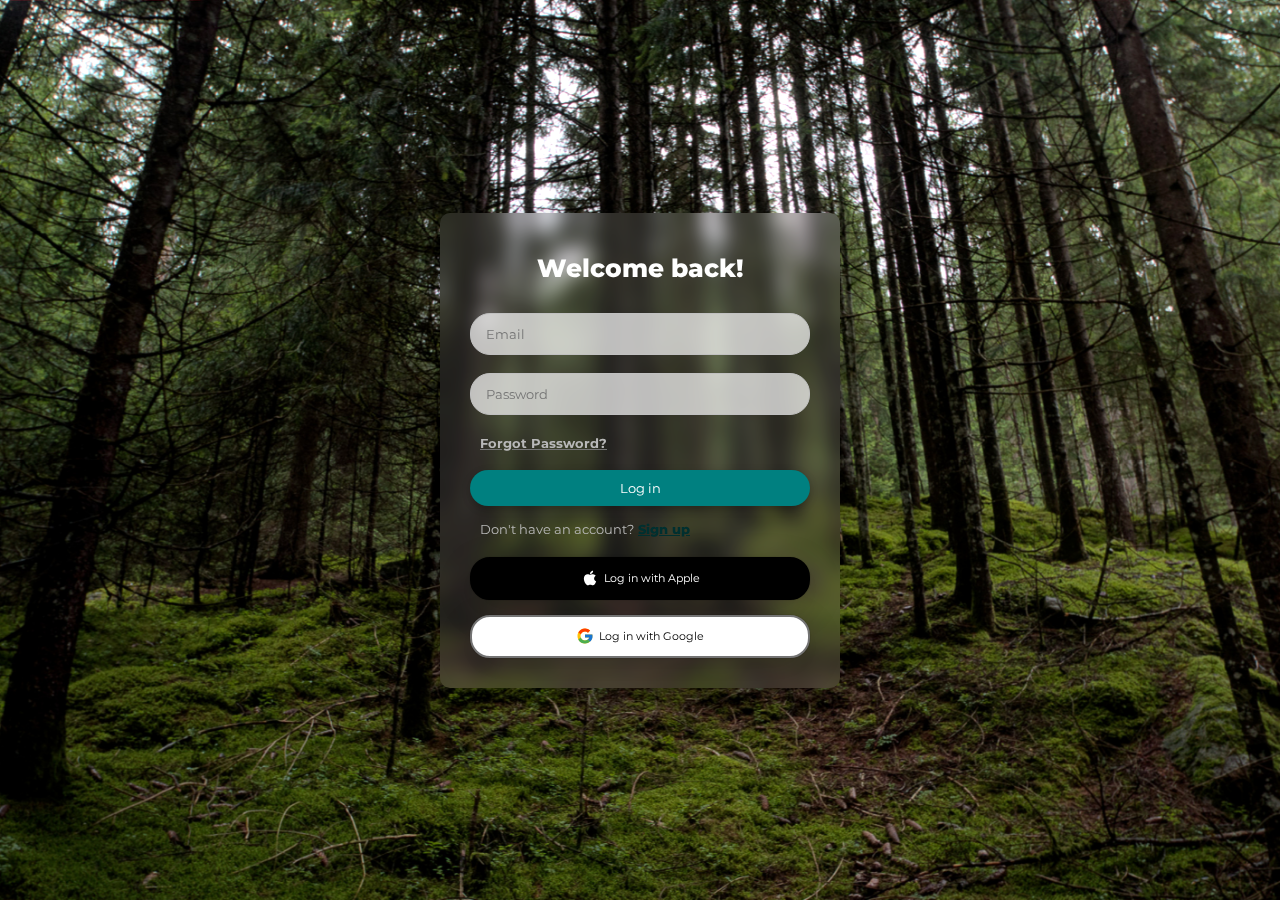
<file: index.html>
<!DOCTYPE html>
<html lang="en">
<head>
    <meta charset="UTF-8">
    <meta name="viewport" content="width=device-width, initial-scale=1.0">
    <title>Glassmorphism Login Form</title>

    <!-- Style CSS -->
    <link rel="stylesheet" href="./assets/css/style.css">
</head>
<body>

<div class="fireflies">
  <div class="firefly"></div>
  <div class="firefly"></div>
  <div class="firefly"></div>
  <div class="firefly"></div>
  <div class="firefly"></div>
  <div class="firefly"></div>
  <div class="firefly"></div>
  <div class="firefly"></div>
  <div class="firefly"></div>
  <div class="firefly"></div>
</div>

    <div class="main">
        <div class="container">
            <div class="form-container login-form">
                <p class="title">Welcome back!</p>
                <form class="form">
                    <input type="email" class="input" placeholder="Email">
                    <input type="password" class="input" placeholder="Password">
                    <p class="page-link">
                        <span class="page-link-label">Forgot Password?</span>
                    </p>
                    <button class="form-btn">Log in</button>
                </form>
                <p class="sign-up-label">
                    Don't have an account? <span class="sign-up-link" onclick="showSignUp()">Sign up</span>
                </p>
                <div class="buttons-container">
                    <div class="apple-login-button">
                        <svg stroke="currentColor" fill="currentColor" stroke-width="0" class="apple-icon" viewBox="0 0 1024 1024" height="1em" width="1em" xmlns="http://www.w3.org/2000/svg">
                            <path d="M747.4 535.7c-.4-68.2 30.5-119.6 92.9-157.5-34.9-50-87.7-77.5-157.3-82.8-65.9-5.2-138 38.4-164.4 38.4-27.9 0-91.7-36.6-141.9-36.6C273.1 298.8 163 379.8 163 544.6c0 48.7 8.9 99 26.7 150.8 23.8 68.2 109.6 235.3 199.1 232.6 46.8-1.1 79.9-33.2 140.8-33.2 59.1 0 89.7 33.2 141.9 33.2 90.3-1.3 167.9-153.2 190.5-221.6-121.1-57.1-114.6-167.2-114.6-170.7zm-105.1-305c50.7-60.2 46.1-115 44.6-134.7-44.8 2.6-96.6 30.5-126.1 64.8-32.5 36.8-51.6 82.3-47.5 133.6 48.4 3.7 92.6-21.2 129-63.7z"></path>
                        </svg>
                        <span>Log in with Apple</span>
                    </div>
                    <div class="google-login-button">
                        <svg stroke="currentColor" fill="currentColor" stroke-width="0" version="1.1" x="0px" y="0px" class="google-icon" viewBox="0 0 48 48" height="1em" width="1em" xmlns="http://www.w3.org/2000/svg">
                            <path fill="#FFC107" d="M43.611,20.083H42V20H24v8h11.303c-1.649,4.657-6.08,8-11.303,8c-6.627,0-12-5.373-12-12
                                c0-6.627,5.373-12,12-12c3.059,0,5.842,1.154,7.961,3.039l5.657-5.657C34.046,6.053,29.268,4,24,4C12.955,4,4,12.955,4,24
                                c0,11.045,8.955,20,20,20c11.045,0,20-8.955,20-20C44,22.659,43.862,21.35,43.611,20.083z"></path>
                            <path fill="#FF3D00" d="M6.306,14.691l6.571,4.819C14.655,15.108,18.961,12,24,12c3.059,0,5.842,1.154,7.961,3.039
                                l5.657-5.657C34.046,6.053,29.268,4,24,4C15.938,4,9.023,8.438,6.306,14.691z"></path>
                            <path fill="#4CAF50" d="M24,44c5.138,0,9.822-1.977,13.374-5.178l-6.104-5.306C28.717,34.986,26.468,36,24,36
                                c-5.192,0-9.605-3.321-11.282-7.943l-6.49,5.001C9.046,39.627,16.03,44,24,44z"></path>
                            <path fill="#1976D2" d="M43.611,20.083H42V20H24v8h11.303c-0.791,2.235-2.146,4.151-3.928,5.515
                                c0.002-0.001,0.003-0.002,0.005-0.004l6.104,5.306c-0.433,0.383,6.527-4.767,6.527-13.797
                                C44,22.659,43.862,21.35,43.611,20.083z"></path>
                        </svg>
                        <span>Log in with Google</span>
                    </div>
                </div>
            </div>

            <div class="form-container sign-up-form" style="display: none;">
                <p class="title">Create an Account</p>
                <form class="form" action="dashboard.html" >
                    <input type="text" class="input" placeholder="Full Name">
                    <input type="email" class="input" placeholder="Email">
                    <input type="password" class="input" placeholder="Password">
                    <input type="password" class="input" placeholder="Confirm Password">
                    <button class="form-btn">Sign Up</button>
                </form>
                <p class="login-label">
                    Already have an account? <span class="login-link" onclick="showLogin()">Log in</span>
                </p>
                <div class="buttons-container">
                    <div class="apple-login-button">
                        <svg stroke="currentColor" fill="currentColor" stroke-width="0" class="apple-icon" viewBox="0 0 1024 1024" height="1em" width="1em" xmlns="http://www.w3.org/2000/svg">
                            <path d="M747.4 535.7c-.4-68.2 30.5-119.6 92.9-157.5-34.9-50-87.7-77.5-157.3-82.8-65.9-5.2-138 38.4-164.4 38.4-27.9 0-91.7-36.6-141.9-36.6C273.1 298.8 163 379.8 163 544.6c0 48.7 8.9 99 26.7 150.8 23.8 68.2 109.6 235.3 199.1 232.6 46.8-1.1 79.9-33.2 140.8-33.2 59.1 0 89.7 33.2 141.9 33.2 90.3-1.3 167.9-153.2 190.5-221.6-121.1-57.1-114.6-167.2-114.6-170.7zm-105.1-305c50.7-60.2 46.1-115 44.6-134.7-44.8 2.6-96.6 30.5-126.1 64.8-32.5 36.8-51.6 82.3-47.5 133.6 48.4 3.7 92.6-21.2 129-63.7z"></path>
                        </svg>
                        <span>Sign up with Apple</span>
                    </div>
                    <div class="google-login-button">
                        <svg stroke="currentColor" fill="currentColor" stroke-width="0" version="1.1" x="0px" y="0px" class="google-icon" viewBox="0 0 48 48" height="1em" width="1em" xmlns="http://www.w3.org/2000/svg">
                            <path fill="#FFC107" d="M43.611,20.083H42V20H24v8h11.303c-1.649,4.657-6.08,8-11.303,8c-6.627,0-12-5.373-12-12
                                c0-6.627,5.373-12,12-12c3.059,0,5.842,1.154,7.961,3.039l5.657-5.657C34.046,6.053,29.268,4,24,4C12.955,4,4,12.955,4,24
                                c0,11.045,8.955,20,20,20c11.045,0,20-8.955,20-20C44,22.659,43.862,21.35,43.611,20.083z"></path>
                            <path fill="#FF3D00" d="M6.306,14.691l6.571,4.819C14.655,15.108,18.961,12,24,12c3.059,0,5.842,1.154,7.961,3.039
                                l5.657-5.657C34.046,6.053,29.268,4,24,4C15.938,4,9.023,8.438,6.306,14.691z"></path>
                            <path fill="#4CAF50" d="M24,44c5.138,0,9.822-1.977,13.374-5.178l-6.104-5.306C28.717,34.986,26.468,36,24,36
                                c-5.192,0-9.605-3.321-11.282-7.943l-6.49,5.001C9.046,39.627,16.03,44,24,44z"></path>
                            <path fill="#1976D2" d="M43.611,20.083H42V20H24v8h11.303c-0.791,2.235-2.146,4.151-3.928,5.515
                                c0.002-0.001,0.003-0.002,0.005-0.004l6.104,5.306c-0.433,0.383,6.527-4.767,6.527-13.797
                                C44,22.659,43.862,21.35,43.611,20.083z"></path>
                        </svg>
                        <span>Sign up with Google</span>
                    </div>
                </div>
            </div>
        </div>
    </div>

    <!-- Script JS -->
    <script src="./assets/js/script.js"></script>
</body>
</html>
</file>
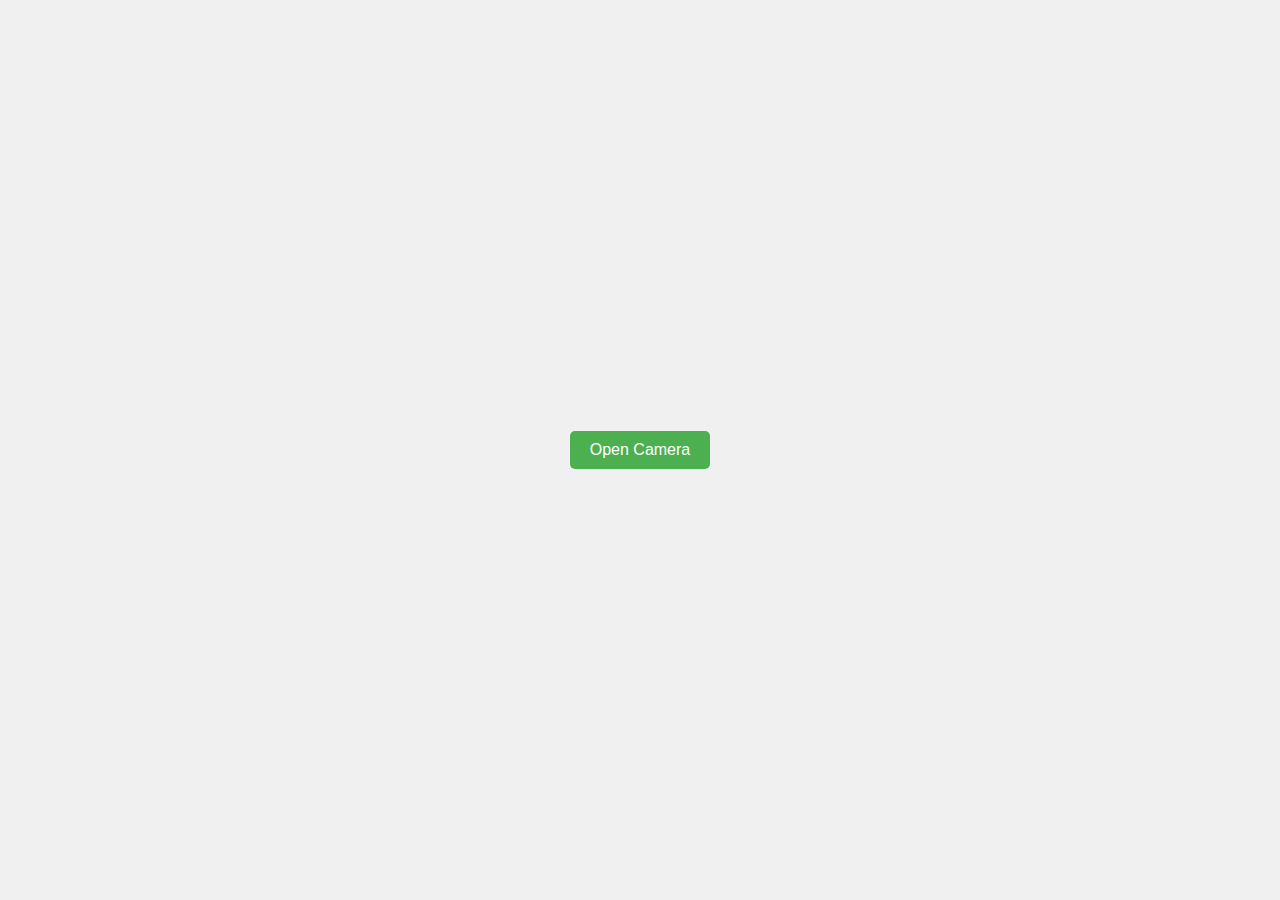
<file: droidcam.test.html>
<!DOCTYPE html>
<html lang="en">
<head>
    <meta charset="UTF-8">
    <meta name="viewport" content="width=device-width, initial-scale=1.0">
    <title>Camera Modal Example</title>
    <style>
        body {
            display: flex;
            justify-content: center;
            align-items: center;
            flex-direction: column;
            height: 100vh;
            margin: 0;
            background-color: #f0f0f0;
        }

        #cameraFeed {
            border: 2px solid #000;
        }

        #cameraModal {
            display: none;
            position: fixed;
            top: 0;
            left: 0;
            width: 100%;
            height: 100%;
            background-color: rgba(0, 0, 0, 0.7);
            justify-content: center;
            align-items: center;
        }

        #cameraModalContent {
            position: relative;
            background-color: white;
            padding: 20px;
            border-radius: 10px;
        }

        button {
            padding: 10px 20px;
            font-size: 16px;
            cursor: pointer;
            background-color: #4CAF50;
            color: white;
            border: none;
            border-radius: 5px;
        }

        button:hover {
            background-color: #45a049;
        }

        #captureButton {
            background-color: #2196F3;
        }

        #captureButton:hover {
            background-color: #0b7dda;
        }

        #imageDisplay {
            margin-top: 20px;
            border: 2px solid #000;
            padding: 10px;
            display: none;
        }

        #closeModalButton {
            position: absolute;
            top: 5px;
            right: 5px;
            background-color: red;
            color: white;
            border: none;
            border-radius: 5px;
            padding: 5px 10px;
        }

    </style>
</head>
<body>

    <button id="openModalButton">Open Camera</button>
    <div id="cameraModal">
        <div id="cameraModalContent">
            <button id="closeModalButton">Close</button>
            <video id="cameraFeed" width="640" height="480" autoplay></video><br>
            <button id="captureButton">Take Picture</button>
        </div>
    </div>

    <canvas id="canvas" style="display:none;"></canvas>
    <img id="imageDisplay" alt="Captured Image">

    <script>
        const openModalButton = document.getElementById('openModalButton');
        const closeModalButton = document.getElementById('closeModalButton');
        const cameraModal = document.getElementById('cameraModal');
        const cameraFeed = document.getElementById('cameraFeed');
        const captureButton = document.getElementById('captureButton');
        const imageDisplay = document.getElementById('imageDisplay');
        const canvas = document.getElementById('canvas');
        const ctx = canvas.getContext('2d');

        let stream;

        // Open the camera modal
        openModalButton.addEventListener('click', () => {
            cameraModal.style.display = 'flex';
            startCamera();
        });

        // Close the camera modal
        closeModalButton.addEventListener('click', () => {
            cameraModal.style.display = 'none';
            if (stream) {
                let tracks = stream.getTracks();
                tracks.forEach(track => track.stop());
            }
        });

        // Start the camera
        function startCamera() {
            if (navigator.mediaDevices && navigator.mediaDevices.getUserMedia) {
                navigator.mediaDevices.getUserMedia({ video: true })
                    .then(function (streamObj) {
                        stream = streamObj;
                        cameraFeed.srcObject = stream;
                    })
                    .catch(function (error) {
                        console.log('Error accessing camera: ', error);
                    });
            } else {
                alert("Your browser does not support accessing the camera.");
            }
        }

        // Capture image and display it on the main page
        captureButton.addEventListener('click', () => {
            // Set canvas size to match the video feed
            canvas.width = cameraFeed.videoWidth;
            canvas.height = cameraFeed.videoHeight;

            // Draw the current frame of the video onto the canvas
            ctx.drawImage(cameraFeed, 0, 0, canvas.width, canvas.height);

            // Get the image data from the canvas and display it
            const dataUrl = canvas.toDataURL('image/png');
            imageDisplay.src = dataUrl;
            imageDisplay.style.display = 'block';

            // Close the modal after taking the picture
            cameraModal.style.display = 'none';
            if (stream) {
                let tracks = stream.getTracks();
                tracks.forEach(track => track.stop());
            }
        });
    </script>

</body>
</html>
</file>
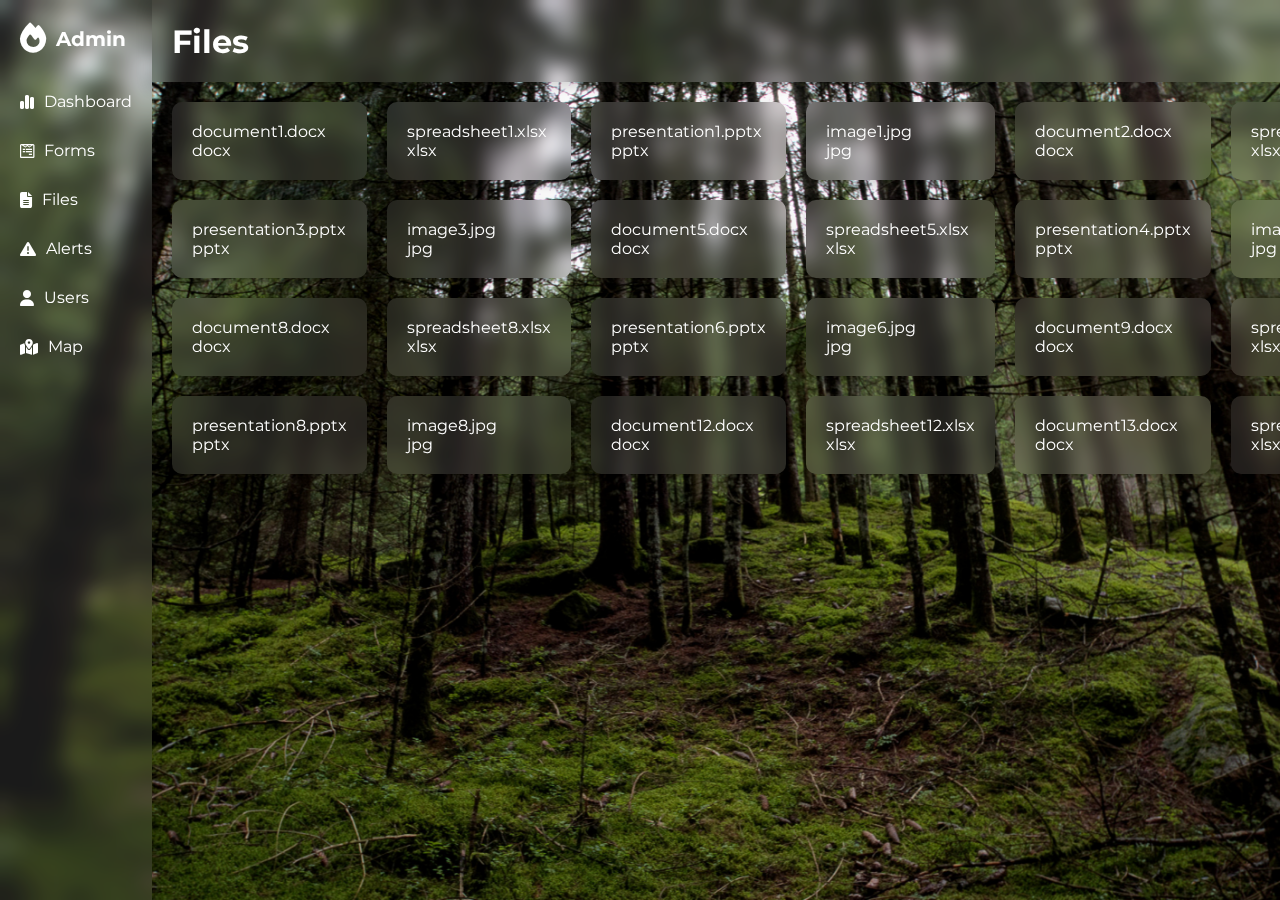
<file: files.html>
<!DOCTYPE html>
<html lang="en">
<head>
    <meta charset="UTF-8">
    <meta name="viewport" content="width=device-width, initial-scale=1.0">
    <title>Files</title>
    <link rel="stylesheet" href="https://cdnjs.cloudflare.com/ajax/libs/font-awesome/6.5.2/css/all.min.css">
    <link rel="stylesheet" href="./assets/css/style.css">
</head>
<body>

<div class="fireflies">
  <div class="firefly"></div>
  <div class="firefly"></div>
  <div class="firefly"></div>
  <div class="firefly"></div>
  <div class="firefly"></div>
  <div class="firefly"></div>
  <div class="firefly"></div>
  <div class="firefly"></div>
  <div class="firefly"></div>
  <div class="firefly"></div>
</div>

<div class="main-container">
    <div class="sidebar">
        <div class="sidebar-header">
            <a href="#" class="logo-wrapper">
                <div class="logo">
                    <i class="fa-solid fa-fire"></i>
                </div>
                <span class="logo-text">Admin</span>
            </a>
        </div>
        <ul class="sidebar-menu">
            <li><a href="dashboard.html"><i class="fa-solid fa-chart-simple"></i><span>Dashboard</span></a></li>
            <li><a href="forms.html"><i class="fa-brands fa-wpforms"></i><span>Forms</span></a></li>
            <li><a href="files.html"><i class="fa-solid fa-file-lines"></i><span>Files</span></a></li>
            <li><a href="alerts.html"><i class="fa-solid fa-triangle-exclamation"></i><span>Alerts</span></a></li>
            <li><a href="users.html"><i class="fa-solid fa-user"></i><span>Users</span></a></li>
            <li><a href="map.html"><i class="fa-solid fa-map-location-dot"></i><span>Map</span></a></li>
        </ul>
    </div>
    <div class="main-content">
        <div class="header">
            <div class="header-title">
                <h1>Files</h1>
            </div>
            <div class="header-menu">
                <input type="text" id="searchInput" class="input" placeholder="Search for files..">
                <a href="#"><i class="fa-solid fa-bell"></i></a>
                <a href="index.html"><i class="fa-solid fa-right-from-bracket"></i></a>
            </div>
        </div>
        <div class="content">
            <div class="file-grid" id="fileGrid">
                <!-- Files will be dynamically inserted here -->
            </div>
            <div class="pagination">
                <button id="prevPage">Previous</button>
                <span id="pageInfo"></span>
                <button id="nextPage">Next</button>
            </div>
        </div>
    </div>
</div>

<div id="fileModal" class="modal">
    <div class="modal-content">
        <span class="close-button">&times;</span>
        <h2>File Description</h2>
        <p id="fileName"></p>
        <textarea id="fileDescription" class="input" placeholder="Enter file description"></textarea>
        <button class="form-btn">Save</button>
    </div>
</div>

<script src="./assets/js/files.js"></script>

</body>
</html>
</file>
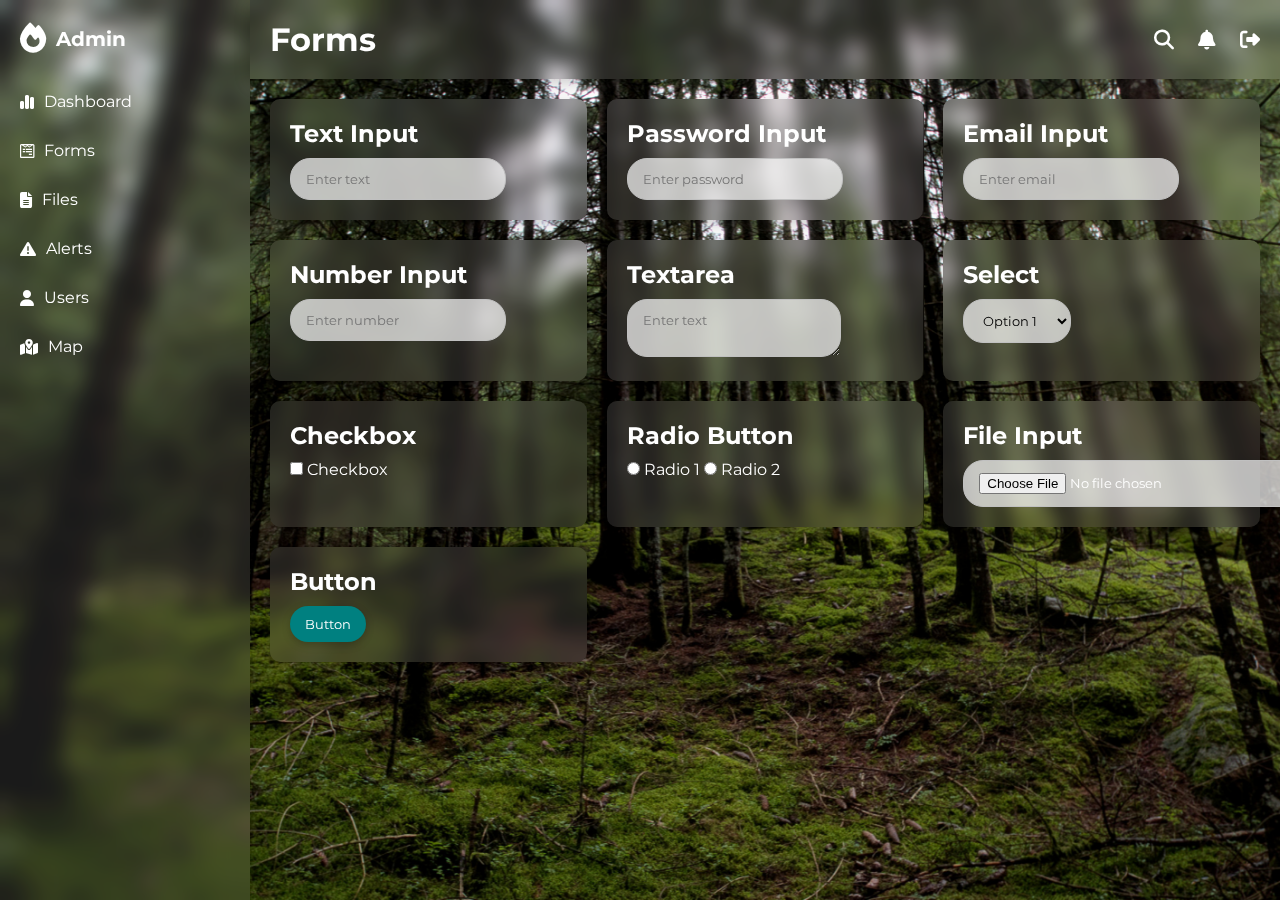
<file: forms.html>
<!DOCTYPE html>
<html lang="en">
<head>
    <meta charset="UTF-8">
    <meta name="viewport" content="width=device-width, initial-scale=1.0">
    <title>Forms</title>
    <link rel="stylesheet" href="https://cdnjs.cloudflare.com/ajax/libs/font-awesome/6.5.2/css/all.min.css">
    <link rel="stylesheet" href="./assets/css/style.css">
</head>
<body>

<div class="fireflies">
  <div class="firefly"></div>
  <div class="firefly"></div>
  <div class="firefly"></div>
  <div class="firefly"></div>
  <div class="firefly"></div>
  <div class="firefly"></div>
  <div class="firefly"></div>
  <div class="firefly"></div>
  <div class="firefly"></div>
  <div class="firefly"></div>
</div>

<div class="main-container">
    <div class="sidebar">
        <div class="sidebar-header">
            <a href="#" class="logo-wrapper">
                <div class="logo">
                    <i class="fa-solid fa-fire"></i>
                </div>
                <span class="logo-text">Admin</span>
            </a>
        </div>
        <ul class="sidebar-menu">
            <li><a href="dashboard.html"><i class="fa-solid fa-chart-simple"></i><span>Dashboard</span></a></li>
            <li><a href="forms.html"><i class="fa-brands fa-wpforms"></i><span>Forms</span></a></li>
            <li><a href="files.html"><i class="fa-solid fa-file-lines"></i><span>Files</span></a></li>
            <li><a href="alerts.html"><i class="fa-solid fa-triangle-exclamation"></i><span>Alerts</span></a></li>
            <li><a href="users.html"><i class="fa-solid fa-user"></i><span>Users</span></a></li>
            <li><a href="map.html"><i class="fa-solid fa-map-location-dot"></i><span>Map</span></a></li>
        </ul>
    </div>
    <div class="main-content">
        <div class="header">
            <div class="header-title">
                <h1>Forms</h1>
            </div>
            <div class="header-menu">
                <a href="#"><i class="fa-solid fa-search"></i></a>
                <a href="#"><i class="fa-solid fa-bell"></i></a>
                <a href="index.html"><i class="fa-solid fa-right-from-bracket"></i></a>
            </div>
        </div>
        <div class="content">
            <div class="form-grid">
                <div class="form-element">
                    <h2>Text Input</h2>
                    <input type="text" class="input" placeholder="Enter text">
                </div>
                <div class="form-element">
                    <h2>Password Input</h2>
                    <input type="password" class="input" placeholder="Enter password">
                </div>
                <div class="form-element">
                    <h2>Email Input</h2>
                    <input type="email" class="input" placeholder="Enter email">
                </div>
                <div class="form-element">
                    <h2>Number Input</h2>
                    <input type="number" class="input" placeholder="Enter number">
                </div>
                <div class="form-element">
                    <h2>Textarea</h2>
                    <textarea class="input" placeholder="Enter text"></textarea>
                </div>
                <div class="form-element">
                    <h2>Select</h2>
                    <select class="input">
                        <option>Option 1</option>
                        <option>Option 2</option>
                        <option>Option 3</option>
                    </select>
                </div>
                <div class="form-element">
                    <h2>Checkbox</h2>
                    <input type="checkbox"> Checkbox
                </div>
                <div class="form-element">
                    <h2>Radio Button</h2>
                    <input type="radio" name="radio"> Radio 1
                    <input type="radio" name="radio"> Radio 2
                </div>
                <div class="form-element">
                    <h2>File Input</h2>
                    <input type="file" class="input">
                </div>
                <div class="form-element">
                    <h2>Button</h2>
                    <button class="form-btn">Button</button>
                </div>
            </div>
        </div>
    </div>
</div>

</body>
</html>
</file>
<file: assets/css/style.css>
@import url('https://fonts.googleapis.com/css2?family=Montserrat:ital,wght@0,500;1,500&display=swap');

* {
    margin: 0;
    padding: 0;
    font-family: 'Montserrat', sans-serif;
    box-sizing: border-box;
}

/* === Cinematic Floating Background Movement === */
body::before {
  content: "";
  position: fixed;
  top: 0;
  left: 0;
  width: 100%;
  height: 100%;
  background-image: inherit;
  background-size: cover;
  background-position: center;
  background-repeat: no-repeat;
  animation: cameraDrift 90s ease-in-out infinite;
  z-index: 0;
  transform-origin: center;
  will-change: transform;
  filter: brightness(1.05);
}

body {
    background-image: url("..//images/bg.jpg");
    background-repeat: no-repeat;
    background-attachment: fixed;
    background-size: cover;
}

/* === Random-like smooth camera drift === */
@keyframes cameraDrift {
  0%   { transform: scale(1.05) translate(0%, 0%); }
  10%  { transform: scale(1.32) translate(-4%, -4%); }
  20%  { transform: scale(1.13) translate(4%, 5%); }
  30%  { transform: scale(1.1)  translate(-5%, 4%); }
  40%  { transform: scale(1.13) translate(3%, -6%); }
  50%  { transform: scale(1.15) translate(-8%, 6%); }
  60%  { transform: scale(1.1)  translate(6%, -4%); }
  70%  { transform: scale(1.14) translate(-7%, 4%); }
  80%  { transform: scale(1.12) translate(5%, 6%); }
  90%  { transform: scale(1.13) translate(-4%, -5%); }
  100% { transform: scale(1.05) translate(0%, 0%); }
}

.main {
    display: flex;
    justify-content: center;
    align-items: center;
    height: 100vh;
}

.container {
    display: flex;
    flex-direction: column;
    justify-content: center;
    align-items: center;
    padding: 30px;
    border-radius: 10px;
    background: rgba(255, 255, 255, 0.1);
    backdrop-filter: blur(10px);
    -webkit-backdrop-filter: blur(10px);
    box-shadow: rgba(0, 0, 0, 0.2) 0px 5px 15px;
    width: 400px;
}

.form-container {
    width: 100%;
}

.title {
    text-align: center;
    margin: 10px 0 30px 0;
    font-size: 25px;
    font-weight: 800;
    color: #fff;
}

.form {
    display: flex;
    flex-direction: column;
    gap: 18px;
    margin-bottom: 15px;
}

.input {
    border-radius: 20px;
    border: 1px solid #c0c0c0;
    outline: 0;
    padding: 12px 15px;
    background: rgba(255, 255, 255, 0.7);
}

.page-link {
    text-decoration: underline;
    margin: 0;
    color: #747474;
    margin-left: 10px;
}

.page-link-label {
    cursor: pointer;
    font-size: 13px;
    font-weight: 700;
    color: #b9b9b9;
}

.page-link-label:hover {
    color: #000;
}

.form-btn {
    padding: 10px 15px;
    border-radius: 20px;
    border: 0;
    background: teal;
    color: white;
    cursor: pointer;
    box-shadow: rgba(0, 0, 0, 0.24) 0px 3px 8px;
}

.form-btn:active {
    box-shadow: none;
}

.sign-up-label,
.login-label {
    margin: 0;
    font-size: 13px;
    color: #b9b9b9;
    margin-left: 10px;
}

.sign-up-link,
.login-link {
    margin-left: 1px;
    font-size: 13px;
    text-decoration: underline;
    color: rgb(0, 48, 48);
    cursor: pointer;
    font-weight: 800;
}

.buttons-container {
    display: flex;
    flex-direction: column;
    justify-content: flex-start;
    margin-top: 20px;
    gap: 15px;
}

.apple-login-button,
.google-login-button {
    border-radius: 20px;
    padding: 10px 15px;
    box-shadow: rgba(0, 0, 0, 0.16) 0px 10px 36px 0px, rgba(0, 0, 0, 0.06) 0px 0px 0px 1px;
    cursor: pointer;
    display: flex;
    justify-content: center;
    align-items: center;
    font-size: 11px;
    gap: 5px;
}

.apple-login-button {
    background-color: #000;
    color: #fff;
    border: 2px solid #000;
}

.google-login-button {
    border: 2px solid #747474;
    background: #fff;
    color: #000;
}

.apple-icon,
.google-icon {
    font-size: 18px;
    margin-bottom: 1px;
}


/* === Fireflies Layer === */
.fireflies {
  position: fixed;
  top: 0;
  left: 0;
  width: 100%;
  height: 100%;
  overflow: hidden;
  pointer-events: none;
  z-index: 1;
}

.firefly {
  position: absolute;
  width: 6px;
  height: 6px;
  background: radial-gradient(circle, rgba(255,255,200,1) 40%, rgba(255,255,200,0) 70%);
  border-radius: 50%;
  opacity: 0;
  color: #cccccc;
  animation: fly 20s ease-in-out infinite, blink 2s ease-in-out infinite;
}

/* Random starting positions for variety */
.firefly:nth-child(1) { top: 20%; left: 30%; animation-delay: 0s, 1s; }
.firefly:nth-child(2) { top: 60%; left: 70%; animation-delay: 5s, 2s; }
.firefly:nth-child(3) { top: 40%; left: 50%; animation-delay: 2s, 3s; }
.firefly:nth-child(4) { top: 80%; left: 20%; animation-delay: 7s, 1s; }
.firefly:nth-child(5) { top: 10%; left: 80%; animation-delay: 3s, 2s; }
.firefly:nth-child(6) { top: 70%; left: 40%; animation-delay: 9s, 0s; }
.firefly:nth-child(7) { top: 30%; left: 10%; animation-delay: 4s, 3s; }
.firefly:nth-child(8) { top: 90%; left: 60%; animation-delay: 10s, 1s; }
.firefly:nth-child(9) { top: 50%; left: 90%; animation-delay: 6s, 2s; }
.firefly:nth-child(10){ top: 15%; left: 55%; animation-delay: 8s, 0s; }

/* === Movement === */
@keyframes fly {
  0%   { transform: translate(0, 0) scale(1); opacity: 0.2; }
  25%  { transform: translate(60px, -40px) scale(1.2); opacity: 1; }
  50%  { transform: translate(-80px, 60px) scale(0.9); opacity: 0.5; }
  75%  { transform: translate(40px, -80px) scale(1.1); opacity: 1; }
  100% { transform: translate(0, 0) scale(1); opacity: 0.3; }
}

/* === Glow flicker === */
@keyframes blink {
  0%, 100% { opacity: 0.2; filter: blur(0px); }
  50% { opacity: 1; filter: blur(2px); }
}

/* Dashboard Styles */
.main-container {
    display: flex;
    height: 100vh;
}

.sidebar {
    width: 250px;
    background: rgba(255, 255, 255, 0.1);
    backdrop-filter: blur(10px);
    -webkit-backdrop-filter: blur(10px);
    box-shadow: rgba(0, 0, 0, 0.2) 0px 5px 15px;
    color: #fff;
    display: flex;
    flex-direction: column;
}

.sidebar-header {
    padding: 20px;
    text-align: center;
}

.logo-wrapper {
    display: flex;
    align-items: center;
    text-decoration: none;
    color: #fff;
}

.logo {
    font-size: 30px;
    margin-right: 10px;
}

.logo-text {
    font-size: 20px;
    font-weight: bold;
}

.sidebar-menu {
    list-style: none;
    padding: 0;
    margin: 0;
}

.sidebar-menu li a {
    display: flex;
    align-items: center;
    padding: 15px 20px;
    color: #fff;
    text-decoration: none;
    transition: background 0.3s;
}

.sidebar-menu li a:hover {
    background: rgba(255, 255, 255, 0.2);
}

.sidebar-menu li a i {
    margin-right: 10px;
}

.main-content {
    flex-grow: 1;
    display: flex;
    flex-direction: column;
}

.header {
    display: flex;
    justify-content: space-between;
    align-items: center;
    padding: 20px;
    background: rgba(255, 255, 255, 0.1);
    backdrop-filter: blur(10px);
    -webkit-backdrop-filter: blur(10px);
    box-shadow: rgba(0, 0, 0, 0.2) 0px 5px 15px;
    color: #fff;
}

.header-title h1 {
    margin: 0;
}

.header-menu a {
    color: #fff;
    text-decoration: none;
    margin-left: 20px;
    font-size: 20px;
}

.content {
    padding: 20px;
    flex-grow: 1;
    overflow-y: auto;
}

.widgets {
    display: grid;
    grid-template-columns: repeat(auto-fit, minmax(200px, 1fr));
    gap: 20px;
    margin-bottom: 20px;
}

.widget {
    background: rgba(255, 255, 255, 0.1);
    backdrop-filter: blur(10px);
    -webkit-backdrop-filter: blur(10px);
    box-shadow: rgba(0, 0, 0, 0.2) 0px 5px 15px;
    padding: 20px;
    border-radius: 10px;
    color: #fff;
}

.widget h2 {
    margin: 0 0 10px 0;
}

.widget p {
    margin: 0;
    font-size: 24px;
    font-weight: bold;
}

.charts {
    display: grid;
    grid-template-columns: repeat(auto-fit, minmax(400px, 1fr));
    gap: 20px;
}

.chart {
    background: rgba(255, 255, 255, 0.1);
    backdrop-filter: blur(10px);
    -webkit-backdrop-filter: blur(10px);
    box-shadow: rgba(0, 0, 0, 0.2) 0px 5px 15px;
    padding: 20px;
    border-radius: 10px;
    color: #fff;
}

.chart h2 {
    margin: 0 0 10px 0;
}

/* Forms Styles */
.form-grid {
    display: grid;
    grid-template-columns: repeat(auto-fit, minmax(300px, 1fr));
    gap: 20px;
}

.form-element {
    background: rgba(255, 255, 255, 0.1);
    backdrop-filter: blur(10px);
    -webkit-backdrop-filter: blur(10px);
    box-shadow: rgba(0, 0, 0, 0.2) 0px 5px 15px;
    padding: 20px;
    border-radius: 10px;
    color: #fff;
}

.form-element h2 {
    margin: 0 0 10px 0;
}

/* Files Styles */
.file-grid {
    display: grid;
    grid-template-columns: repeat(12, 1fr);
    gap: 20px;
}

.file-item {
    background: rgba(255, 255, 255, 0.1);
    backdrop-filter: blur(10px);
    -webkit-backdrop-filter: blur(10px);
    box-shadow: rgba(0, 0, 0, 0.2) 0px 5px 15px;
    padding: 20px;
    border-radius: 10px;
    color: #fff;
    cursor: pointer;
}

.file-item:hover {
    background: rgba(255, 255, 255, 0.2);
}

.pagination {
    display: flex;
    justify-content: center;
    align-items: center;
    margin-top: 20px;
}

.pagination button {
    padding: 10px 15px;
    border-radius: 20px;
    border: 0;
    background: teal;
    color: white;
    cursor: pointer;
    box-shadow: rgba(0, 0, 0, 0.24) 0px 3px 8px;
    margin: 0 10px;
}

.pagination button:active {
    box-shadow: none;
}

.pagination span {
    color: #fff;
}

/* Modal Styles */
.modal {
    display: none;
    position: fixed;
    z-index: 1;
    left: 0;
    top: 0;
    width: 100%;
    height: 100%;
    overflow: auto;
    background-color: rgba(0,0,0,0.4);
}

.modal-content {
    background: rgba(255, 255, 255, 0.1);
    backdrop-filter: blur(10px);
    -webkit-backdrop-filter: blur(10px);
    box-shadow: rgba(0, 0, 0, 0.2) 0px 5px 15px;
    margin: 15% auto;
    padding: 20px;
    border-radius: 10px;
    width: 80%;
    max-width: 500px;
    color: #fff;
}

.close-button {
    color: #aaa;
    float: right;
    font-size: 28px;
    font-weight: bold;
}

.close-button:hover,
.close-button:focus {
    color: black;
    text-decoration: none;
    cursor: pointer;
}

/* Alerts Styles */
.alert-container {
    display: flex;
    flex-direction: column;
    gap: 20px;
}

.alert {
    padding: 20px;
    border-radius: 10px;
    color: #fff;
    background: rgba(255, 255, 255, 0.1);
    backdrop-filter: blur(10px);
    -webkit-backdrop-filter: blur(10px);
    box-shadow: rgba(0, 0, 0, 0.2) 0px 5px 15px;
}

.alert-info {
    background-color: rgba(54, 162, 235, 0.5);
}

.alert-success {
    background-color: rgba(75, 192, 192, 0.5);
}

.alert-warning {
    background-color: rgba(255, 206, 86, 0.5);
}

.alert-danger {
    background-color: rgba(255, 99, 132, 0.5);
}

/* Users Styles */
.user-grid {
    display: grid;
    grid-template-columns: repeat(5, 1fr);
    gap: 20px;
}

.user-card {
    background: rgba(255, 255, 255, 0.1);
    backdrop-filter: blur(10px);
    -webkit-backdrop-filter: blur(10px);
    box-shadow: rgba(0, 0, 0, 0.2) 0px 5px 15px;
    padding: 20px;
    border-radius: 10px;
    color: #fff;
    text-align: center;
}

.user-card img {
    width: 100px;
    height: 100px;
    border-radius: 50%;
    margin-bottom: 10px;
}

.user-card h2 {
    margin: 0 0 10px 0;
}

.user-card p {
    margin: 0;
}

/* Map Styles */
#map {
    height: 100%;
    width: 100%;
    border-radius: 10px;
}

/* Responsive Styles */
@media (max-width: 768px) {
    .sidebar {
        width: 70px;
    }

    .sidebar .logo-text,
    .sidebar .sidebar-menu span {
        display: none;
    }

    .sidebar .sidebar-menu li a {
        justify-content: center;
    }

    .header {
        flex-direction: column;
        align-items: flex-start;
    }

    .header-menu {
        position: fixed;
        bottom: 0;
        left: 0;
        width: 100%;
        background: rgba(255, 255, 255, 0.1);
        backdrop-filter: blur(10px);
        -webkit-backdrop-filter: blur(10px);
        box-shadow: rgba(0, 0, 0, 0.2) 0px -5px 15px;
        padding: 10px;
        display: flex;
        justify-content: space-around;
    }

    .file-grid {
        grid-template-columns: 1fr;
    }

    .user-grid {
        grid-template-columns: 1fr;
    }

    .charts {
        grid-template-columns: 1fr;
    }

    .widgets {
        grid-template-columns: 1fr;
    }
}
</file>
